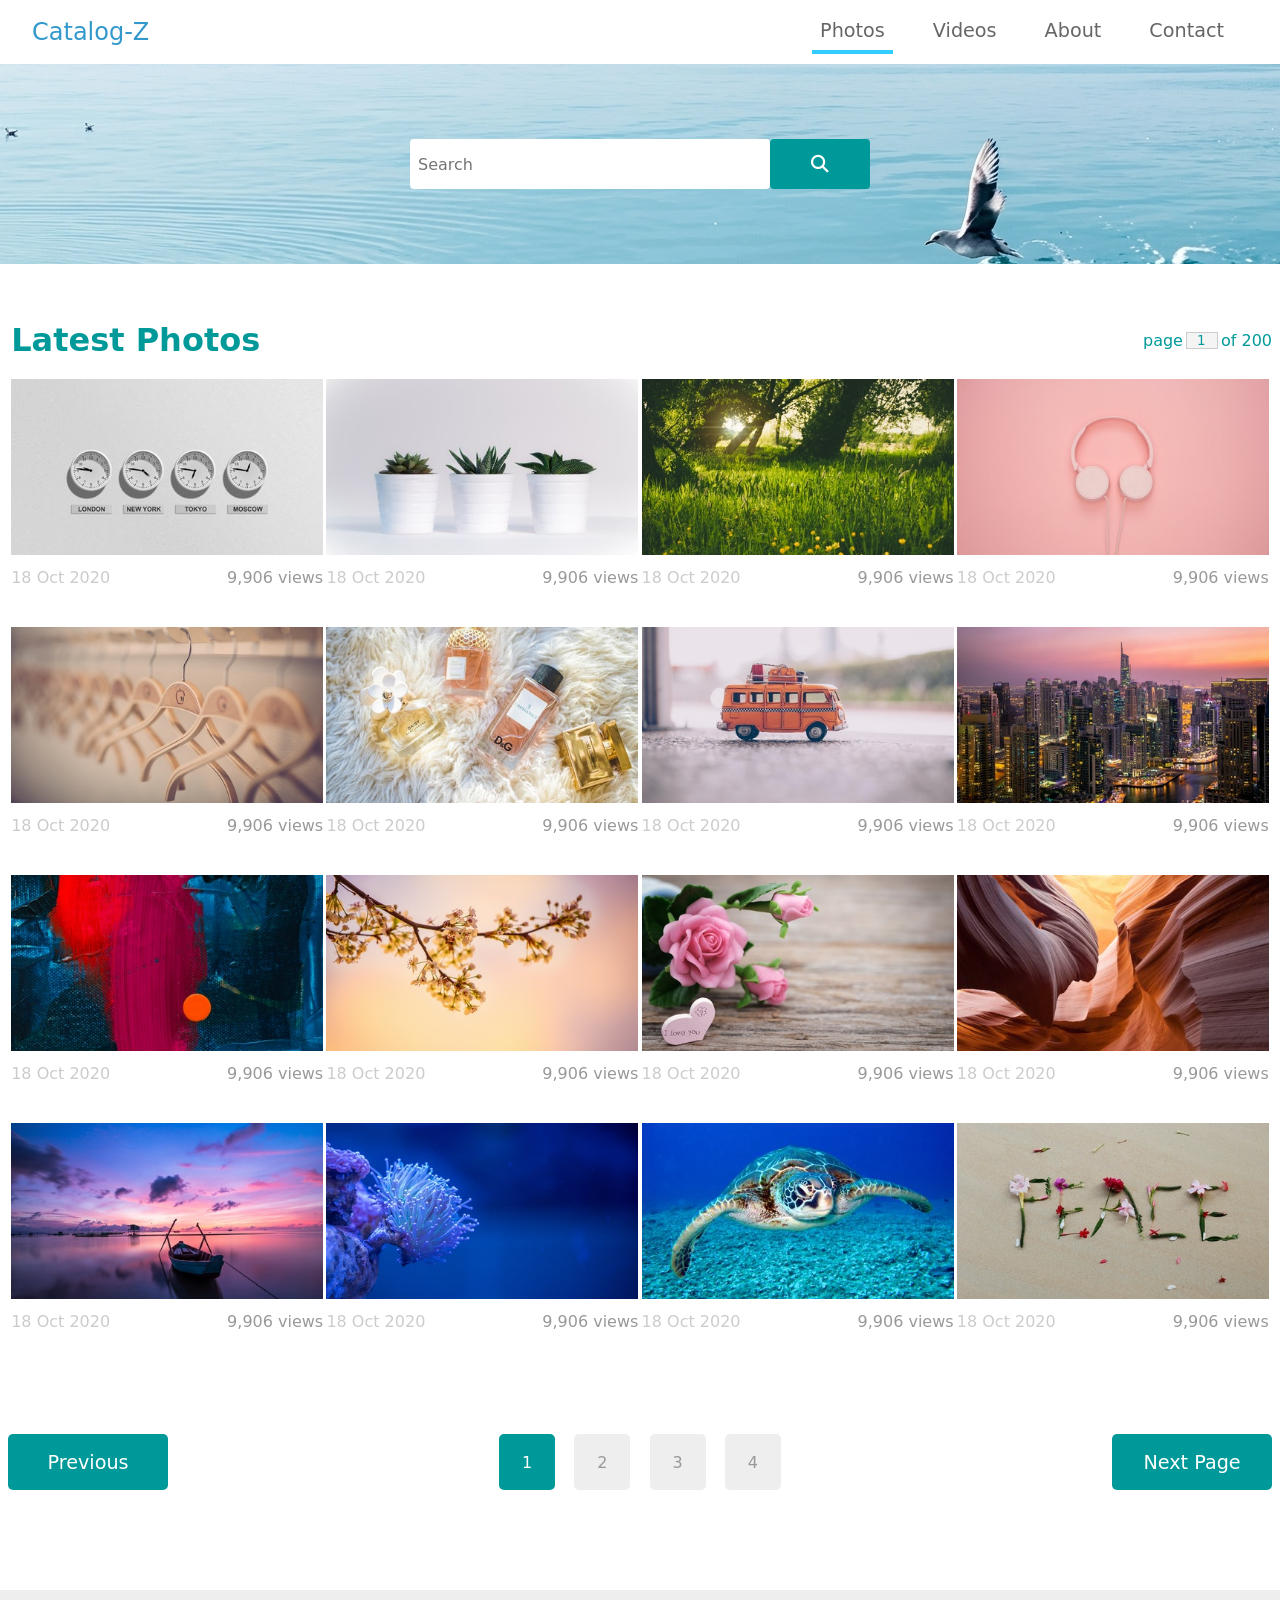
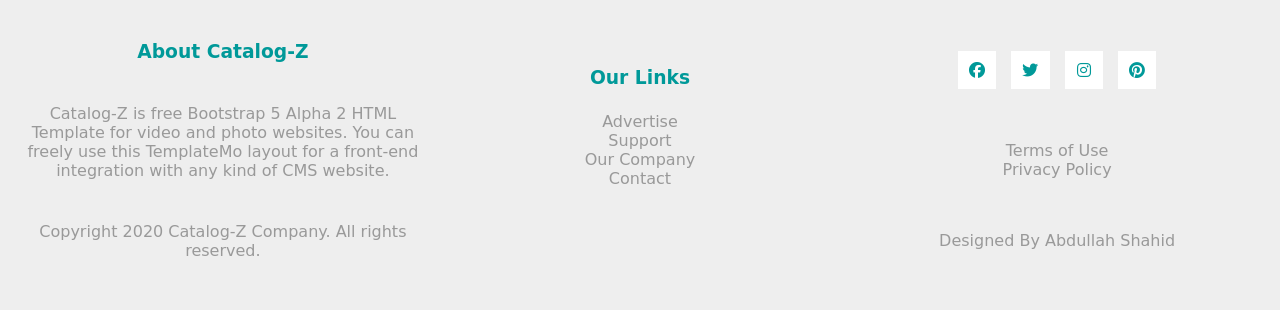
<file: index.html>
<!DOCTYPE html>
<html lang="en">
<head>
    <meta charset="UTF-8">
    <meta name="viewport" content="width=device-width, initial-scale=1.0">
    <title>Catalog-Z</title>
    <link rel="stylesheet" href="./styles.css">
    <link rel="stylesheet" href="https://cdnjs.cloudflare.com/ajax/libs/font-awesome/6.5.0/css/all.min.css">
</head>
<body>
    <nav>
        <div class="logo">Catalog-Z</div>
        <i class="fa-solid fa-bars mob_toggle"></i>
        <div class="links">
            <a class="active" href="./index.html">Photos</a>            
            <a class="unactive" href="./video.html">Videos</a>
            <a class="unactive" href="./about.html">About</a>
            <a class="unactive" href="#">Contact</a>
        </div>
    </nav>

    <div class="search">
        <div class="toogle_nav">
            <div class="mob_links">
            <a class="active" href="./index.html">Photos</a>            
            <a class="unactive" href="./video.html">Videos</a>
            <a class="unactive" href="./about.html">About</a>
            <a class="unactive" href="#">Contact</a>
            </div>
        </div>
        <input placeholder="Search" type="text">
        <button class="search_btn"><i class="fa-solid fa-magnifying-glass"></i></button>
    </div>

    <section class="photos">
        <div class="photos_txt">
            <p class="left_txt">Latest Photos</p>
            <div class="smol_in">
                <p>page</p>
                <input type="text" value="1">
                    <p>of 200</p>
            </div>
        </div>

        <div class="photos_div">
            <div class="photo_container">
                <div class="pic">
                    <img class="s_img" src="assets/clock.jpg">
                    <a href="photo.html"><div class="hero">CLOCKS</div></a>
                </div>
                <div class="desc">
                    <p style="color: rgb(204, 204, 204);">18 Oct 2020</p>
                    <p style="color: #999999;">9,906 views</p>
                </div>
            </div>
            
            <div class="photo_container">
                <div class="pic">
                    <img class="s_img" src="assets/plants.jpg">
                    <a href="photo.html"><div class="hero">PLANTS</div></a>
                </div>
                <div class="desc">
                    <p style="color: rgb(204, 204, 204);">18 Oct 2020</p>
                    <p style="color: #999999;">9,906 views</p>
                </div>
            </div>

            <div class="photo_container">
                <div class="pic">
                    <img class="s_img" src="assets/morning.jpg">
                    <a href="photo.html"><div class="hero">MORNING</div></a>
                </div>
                <div class="desc">
                    <p style="color: rgb(204, 204, 204);">18 Oct 2020</p>
                    <p style="color: #999999;">9,906 views</p>
                </div>
            </div>

            <div class="photo_container">
                <div class="pic">
                    <img class="s_img" src="assets/pinky.jpg">
                    <a href="photo.html"><div class="hero">PINKY</div></a>
                </div>
                <div class="desc">
                    <p style="color: rgb(204, 204, 204);">18 Oct 2020</p>
                    <p style="color: #999999;">9,906 views</p>
                </div>
            </div>

            <div class="photo_container">
                <div class="pic">
                    <img class="s_img" src="assets/hangers.jpg">
                    <a href="photo.html"><div class="hero">HANGERS</div></a>
                </div>
                <div class="desc">
                    <p style="color: rgb(204, 204, 204);">18 Oct 2020</p>
                    <p style="color: #999999;">9,906 views</p>
                </div>
            </div>

            <div class="photo_container">
                <div class="pic">
                    <img class="s_img" src="assets/perfumes.jpg">
                    <a href="photo.html"><div class="hero">PERFUMES</div></a>
                </div>
                <div class="desc">
                    <p style="color: rgb(204, 204, 204);">18 Oct 2020</p>
                    <p style="color: #999999;">9,906 views</p>
                </div>
            </div>

            <div class="photo_container">
                <div class="pic">
                    <img class="s_img" src="assets/bus.jpg">
                    <a href="photo.html"><div class="hero">BUS</div></a>
                </div>
                <div class="desc">
                    <p style="color: rgb(204, 204, 204);">18 Oct 2020</p>
                    <p style="color: #999999;">9,906 views</p>
                </div>
            </div>

            <div class="photo_container">
                <div class="pic">
                    <img class="s_img" src="assets/new_york.jpg">
                    <a href="photo.html"><div class="hero">NEW YORK</div></a>
                </div>
                <div class="desc">
                    <p style="color: rgb(204, 204, 204);">18 Oct 2020</p>
                    <p style="color: #999999;">9,906 views</p>
                </div>
            </div>

            <div class="photo_container">
                <div class="pic">
                    <img class="s_img" src="assets/abstracts.jpg">
                    <a href="photo.html"><div class="hero">ABSTRACTS</div></a>
                </div>
                <div class="desc">
                    <p style="color: rgb(204, 204, 204);">18 Oct 2020</p>
                    <p style="color: #999999;">9,906 views</p>
                </div>
            </div>

            <div class="photo_container">
                <div class="pic">
                    <img class="s_img" src="assets/flowers.jpg">
                    <a href="photo.html"><div class="hero">FLOWERS</div></a>
                </div>
                <div class="desc">
                    <p style="color: rgb(204, 204, 204);">18 Oct 2020</p>
                    <p style="color: #999999;">9,906 views</p>
                </div>
            </div>

            <div class="photo_container">
                <div class="pic">
                    <img class="s_img" src="assets/rosy.jpg">
                    <a href="photo.html"><div class="hero">ROSY</div></a>
                </div>
                <div class="desc">
                    <p style="color: rgb(204, 204, 204);">18 Oct 2020</p>
                    <p style="color: #999999;">9,906 views</p>
                </div>
            </div>

            <div class="photo_container">
                <div class="pic">
                    <img class="s_img" src="assets/rocki.jpg">
                    <a href="photo.html"><div class="hero">ROCKI</div></a>
                </div>
                <div class="desc">
                    <p style="color: rgb(204, 204, 204);">18 Oct 2020</p>
                    <p style="color: #999999;">9,906 views</p>
                </div>
            </div>

            <div class="photo_container">
                <div class="pic">
                    <img class="s_img" src="assets/purple.jpg">
                    <a href="photo.html"><div class="hero">PURPLE</div></a>
                </div>
                <div class="desc">
                    <p style="color: rgb(204, 204, 204);">18 Oct 2020</p>
                    <p style="color: #999999;">9,906 views</p>
                </div>
            </div>

            <div class="photo_container">
                <div class="pic">
                    <img class="s_img" src="assets/sea.jpg">
                    <a href="photo.html"><div class="hero">SEA</div></a>
                </div>
                <div class="desc">
                    <p style="color: rgb(204, 204, 204);">18 Oct 2020</p>
                    <p style="color: #999999;">9,906 views</p>
                </div>
            </div>

            <div class="photo_container">
                <div class="pic">
                    <img class="s_img" src="assets/turtle.jpg">
                    <a href="photo.html"><div class="hero">TURTLE</div></a>
                </div>
                <div class="desc">
                    <p style="color: rgb(204, 204, 204);">18 Oct 2020</p>
                    <p style="color: #999999;">9,906 views</p>
                </div>
            </div>

            <div class="photo_container">
                <div class="pic">
                    <img class="s_img" src="assets/peace.jpg">
                    <a href="photo.html"><div class="hero">PEACE</div></a>
                </div>
                <div class="desc">
                    <p style="color: rgb(204, 204, 204);">18 Oct 2020</p>
                    <p style="color: #999999;">9,906 views</p>
                </div>
            </div>

        </div>

    </section>

    <div class="pg_ctrl">
        <button id="prev_btn" class="primary_btn">Previous</button>
        <div class="pages">
            <div style="background-color: #009999; color: white;">1</div>
            <div>2</div>
            <div>3</div>
            <div>4</div>
        </div>
        <button id="nxt_btn" class="primary_btn">Next Page</button>
    </div>

    <footer>
        <div class="footer_divs">
            <h3>About Catalog-Z</h3>
            <p>Catalog-Z is free Bootstrap 5 Alpha 2 HTML Template for video and photo websites. You can freely use this TemplateMo layout for a front-end integration with any kind of CMS website.</p>
            <p>Copyright 2020 Catalog-Z Company. All rights reserved.</p>
        </div>
        <div class="footer_divs">
            <h3>Our Links</h3>
            <span>
                <p>Advertise</p>
                <p>Support</p>
                <p>Our Company</p>
                <p>Contact</p>
            </span>
        </div>
        <div class=" last_footer footer_divs">
            <div class="socials">
                <div><i class="fa-brands fa-facebook"></i></div>
                <div><i class="fa-brands fa-twitter"></i></div>
                <div><i class="fa-brands fa-instagram"></i></div>
                <div><i class="fa-brands fa-pinterest"></i></div>
            </div>
            
            <div>
                <p>Terms of Use</p>
                <p>Privacy Policy</p>
            </div>
            <p>Designed By Abdullah Shahid</p>
        </div>
    </footer>    

    <script src="./script.js"></script>
</body>
</html>
</file>
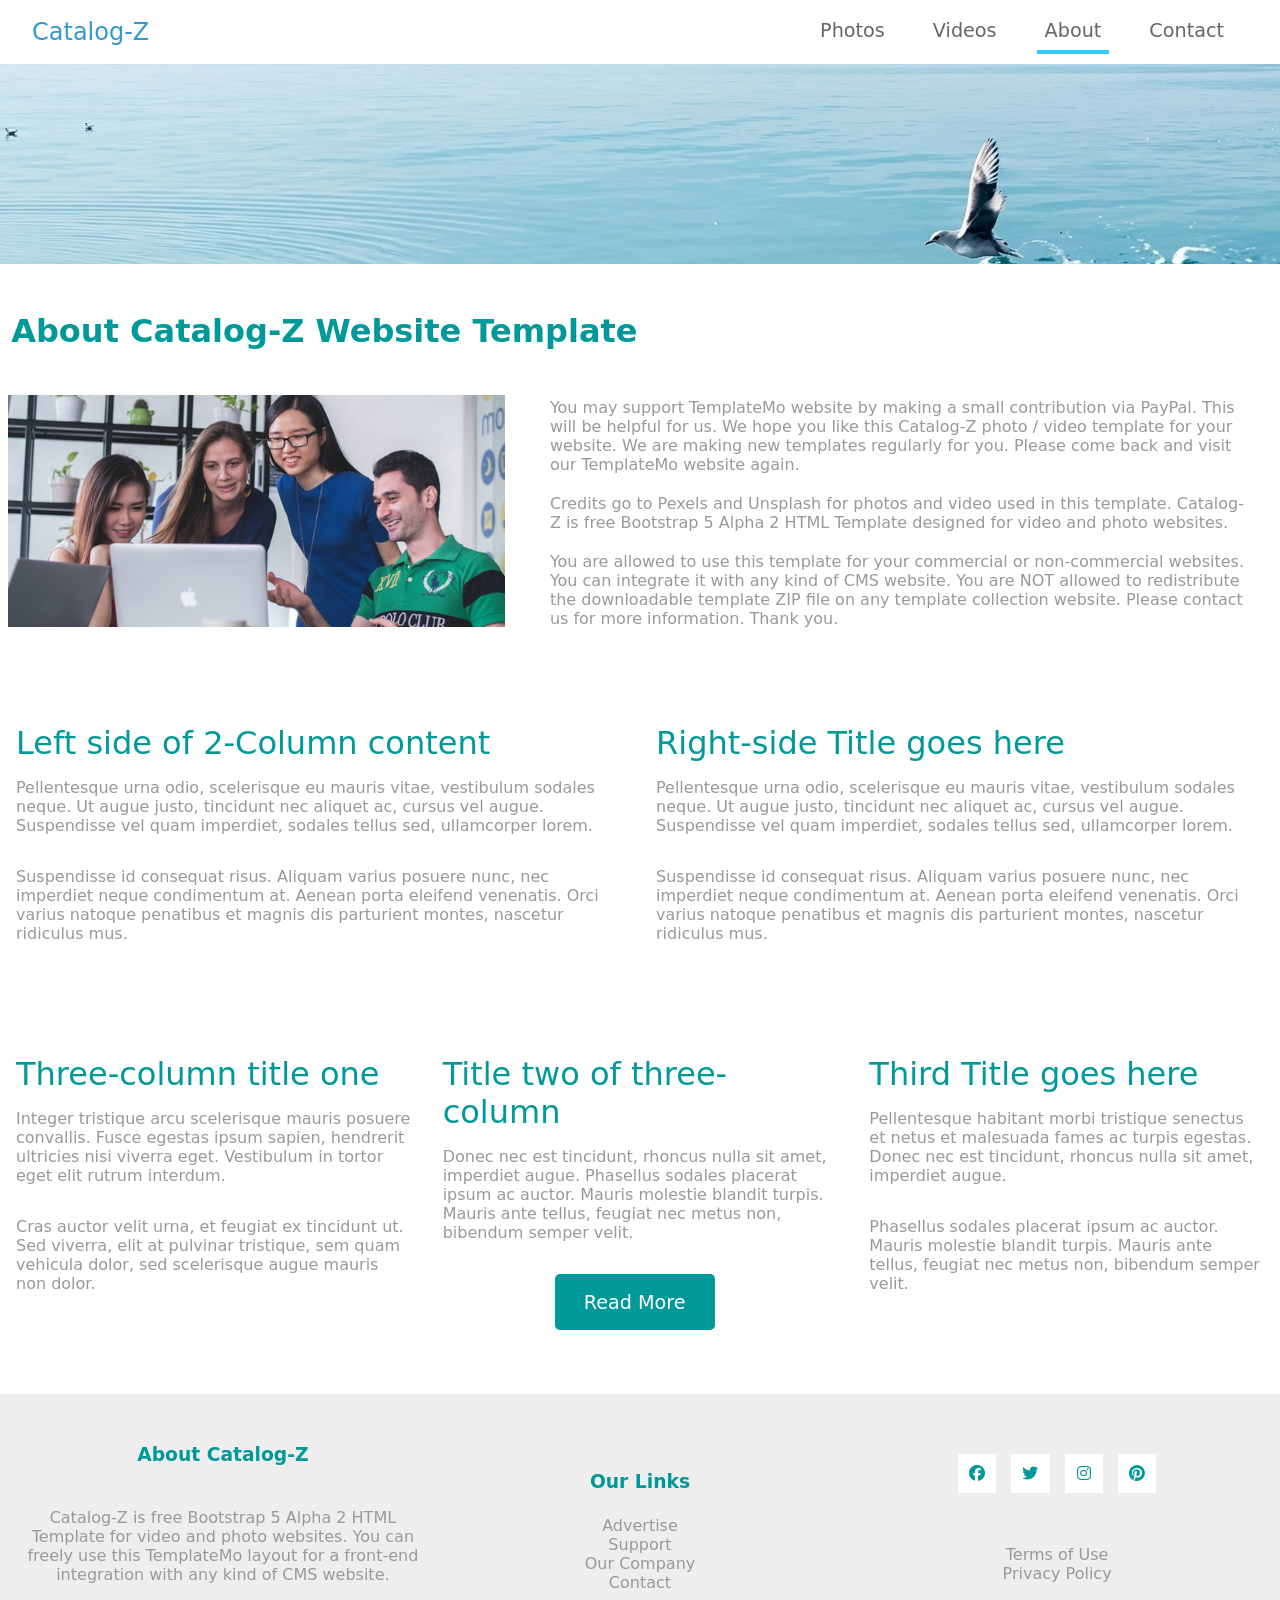
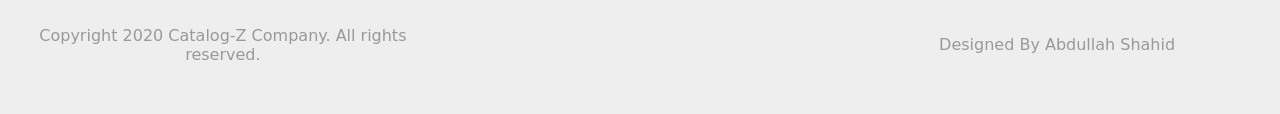
<file: about.html>
<!DOCTYPE html>
<html lang="en">
<head>
    <meta charset="UTF-8">
    <meta name="viewport" content="width=device-width, initial-scale=1.0">
    <title>Catalog-Z</title>
    <link rel="stylesheet" href="./styles.css">
    <link rel="stylesheet" href="https://cdnjs.cloudflare.com/ajax/libs/font-awesome/6.5.0/css/all.min.css">
    <link rel="stylesheet" href="./about.css">
</head>
<body>
    <nav>
        <div class="logo">Catalog-Z</div>
        <i class="fa-solid fa-bars mob_toggle" onclick="console.log('hi')";></i>
        <div class="links">
            <a class="unctive" href="./index.html">Photos</a>            
            <a class="unactive" href="./video.html">Videos</a>
            <a class="active" href="./about.html">About</a>
            <a class="unactive" href="#">Contact</a>
        </div>
    </nav>

    <div class="search">
        <div class="toogle_nav">
            <div class="mob_links">
            <a class="unactive" href="./index.html">Photos</a>            
            <a class="unactive" href="./video.html">Videos</a>
            <a class="active" href="./about.html">About</a>
            <a class="unactive" href="#">Contact</a>
            </div>
        </div>
    </div>

    <section class="show_photo">
        <p class="left_txt">About Catalog-Z Website Template</p>
        <div class="main_show">
            <div class="show_pic"><img src="./assets/about.jpg"></div>
            <div class="show_licence">
                <p>You may support TemplateMo website by making a small contribution via PayPal. This will be helpful for us. We hope you like this Catalog-Z photo / video template for your website. We are making new templates regularly for you. Please come back and visit our TemplateMo website again.</p>                
                <p>Credits go to Pexels and Unsplash for photos and video used in this template. Catalog-Z is free Bootstrap 5 Alpha 2 HTML Template designed for video and photo websites.</p>
                <p>You are allowed to use this template for your commercial or non-commercial websites. You can integrate it with any kind of CMS website. You are NOT allowed to redistribute the downloadable template ZIP file on any template collection website. Please contact us for more information. Thank you.</p>
            </div>
        </div>
    </section>

    <section class="sides">
        <div class="inner_side">
            <h3>Left side of 2-Column content</h3>
            <div>
                <p>Pellentesque urna odio, scelerisque eu mauris vitae, vestibulum sodales neque. Ut augue justo, tincidunt nec aliquet ac, cursus vel augue. Suspendisse vel quam imperdiet, sodales tellus sed, ullamcorper lorem.</p>
                <p>Suspendisse id consequat risus. Aliquam varius posuere nunc, nec imperdiet neque condimentum at. Aenean porta eleifend venenatis. Orci varius natoque penatibus et magnis dis parturient montes, nascetur ridiculus mus.</p>
            </div>
        </div>
        <div class="inner_side">
            <h3>Right-side Title goes here</h3>
            <div>
                <p>Pellentesque urna odio, scelerisque eu mauris vitae, vestibulum sodales neque. Ut augue justo, tincidunt nec aliquet ac, cursus vel augue. Suspendisse vel quam imperdiet, sodales tellus sed, ullamcorper lorem.</p>
                <p>Suspendisse id consequat risus. Aliquam varius posuere nunc, nec imperdiet neque condimentum at. Aenean porta eleifend venenatis. Orci varius natoque penatibus et magnis dis parturient montes, nascetur ridiculus mus.</p>
            </div>
        </div>
    </section>

    <section class="sides">
        <div class="inner_side">
            <h3>Three-column title one</h3>
            <div>
                <p>Integer tristique arcu scelerisque mauris posuere convallis. Fusce egestas ipsum sapien, hendrerit ultricies nisi viverra eget. Vestibulum in tortor eget elit rutrum interdum.</p>
                <p>Cras auctor velit urna, et feugiat ex tincidunt ut. Sed viverra, elit at pulvinar tristique, sem quam vehicula dolor, sed scelerisque augue mauris non dolor.</p>                
            </div>
        </div>
        <div class="inner_side">
            <h3>Title two of three-column</h3>
            <div>
                <p>Donec nec est tincidunt, rhoncus nulla sit amet, imperdiet augue. Phasellus sodales placerat ipsum ac auctor. Mauris molestie blandit turpis. Mauris ante tellus, feugiat nec metus non, bibendum semper velit.</p>
                <button style="margin-left: 7rem;" class="primary_btn">Read More</button>
            </div>
        </div>
        <div class="inner_side">
            <h3>Third Title goes here</h3>
            <div>
                <p>Pellentesque habitant morbi tristique senectus et netus et malesuada fames ac turpis egestas. Donec nec est tincidunt, rhoncus nulla sit amet, imperdiet augue.</p>
                <p>Phasellus sodales placerat ipsum ac auctor. Mauris molestie blandit turpis. Mauris ante tellus, feugiat nec metus non, bibendum semper velit.</p>                
            </div>
        </div>
    </section>

    <footer>
        <div class="footer_divs">
            <h3>About Catalog-Z</h3>
            <p>Catalog-Z is free Bootstrap 5 Alpha 2 HTML Template for video and photo websites. You can freely use this TemplateMo layout for a front-end integration with any kind of CMS website.</p>
            <p>Copyright 2020 Catalog-Z Company. All rights reserved.</p>
        </div>
        <div class="footer_divs">
            <h3>Our Links</h3>
            <span>
                <p>Advertise</p>
                <p>Support</p>
                <p>Our Company</p>
                <p>Contact</p>
            </span>
        </div>
        <div class=" last_footer footer_divs">
            <div class="socials">
                <div><i class="fa-brands fa-facebook"></i></div>
                <div><i class="fa-brands fa-twitter"></i></div>
                <div><i class="fa-brands fa-instagram"></i></div>
                <div><i class="fa-brands fa-pinterest"></i></div>
            </div>
            
            <div>
                <p>Terms of Use</p>
                <p>Privacy Policy</p>
            </div>
            <p>Designed By Abdullah Shahid</p>
        </div>
    </footer>

    <script src="./script.js"></script>
</body>
</html>
</file>
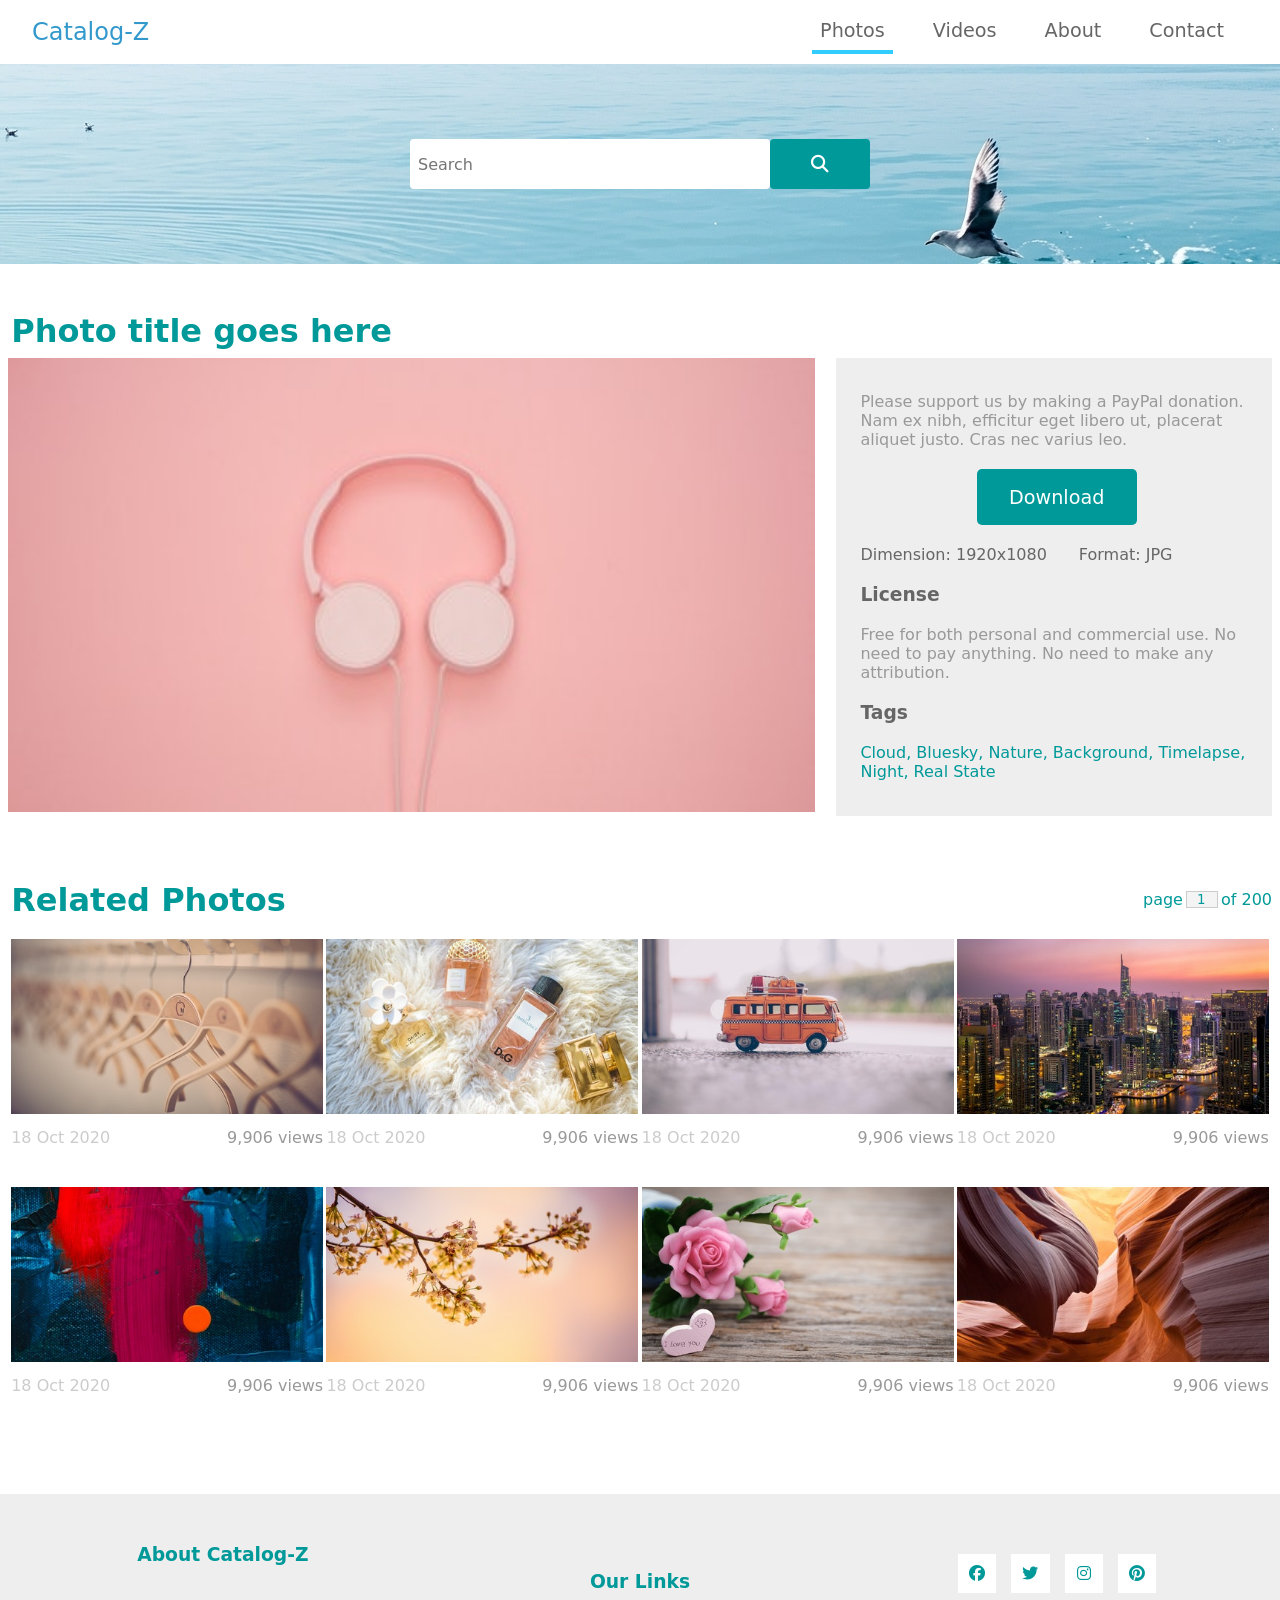
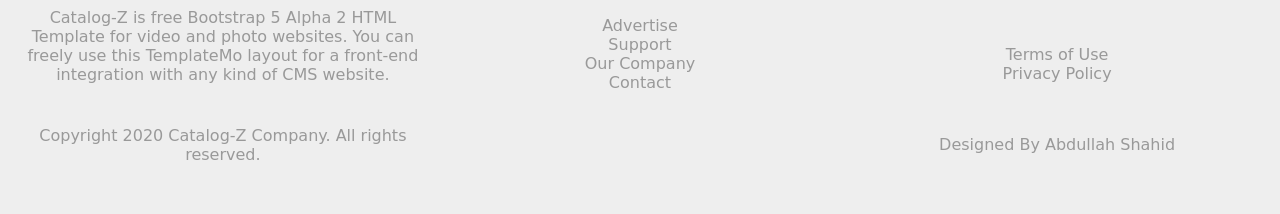
<file: photo.html>
<!DOCTYPE html>
<html lang="en">
<head>
    <meta charset="UTF-8">
    <meta name="viewport" content="width=device-width, initial-scale=1.0">
    <title>Catalog-Z</title>
    <link rel="stylesheet" href="./styles.css">
    <link rel="stylesheet" href="https://cdnjs.cloudflare.com/ajax/libs/font-awesome/6.5.0/css/all.min.css">
</head>
<body>
    <nav>
        <div class="logo">Catalog-Z</div>
        <i class="fa-solid fa-bars mob_toggle"></i>
        <div class="links">
            <a class="active" href="./index.html">Photos</a>            
            <a class="unactive" href="./video.html">Videos</a>
            <a class="unactive" href="./about.html">About</a>
            <a class="unactive" href="#">Contact</a>
        </div>
    </nav>

    <div class="search">
        <div class="toogle_nav">
            <div class="mob_links">
            <a class="active" href="./index.html">Photos</a>            
            <a class="unactive" href="./video.html">Videos</a>
            <a class="unactive" href="./about.html">About</a>
            <a class="unactive" href="#">Contact</a>
            </div>
        </div>
        <input placeholder="Search" type="text">
        <button class="search_btn"><i class="fa-solid fa-magnifying-glass"></i></button>
    </div>

    <section class="show_photo">
        <p class="left_txt">Photo title goes here</p>
        <div class="main_show">
            <div class="show_pic"><img src="./assets/pinky.jpg"></div>
            <div class="show_licence">
                <p>Please support us by making a PayPal donation. Nam ex nibh, efficitur eget libero ut, placerat aliquet justo. Cras nec varius leo.</p>
                <button class="primary_btn">Download</button>
                <div class="dim">
                    <p style="color: #666666;">Dimension: 1920x1080</p>
                    <p style="color: #666666;">Format: JPG</p>
                </div>

                <h3>License</h3>
                <p>Free for both personal and commercial use. No need to pay anything. No need to make any attribution.</p>

                <h3>Tags</h3>
                <div class="tags">
                    <p style="color: #009999;">Cloud, Bluesky, Nature, Background, Timelapse, Night, Real State</p>
                </div>
                
            </div>
        </div>
    </section>

    <section class="photos">
        <div class="photos_txt">
            <p class="left_txt">Related Photos</p>
            <div class="smol_in">
                <p>page</p>
                <input type="text" value="1">
                    <p>of 200</p>
            </div>
        </div>

        <div class="photos_div">            

            <div class="photo_container">
                <div class="pic">
                    <img class="s_img" src="assets/hangers.jpg">
                    <a href="#"><div class="hero">HANGERS</div></a>
                </div>
                <div class="desc">
                    <p style="color: rgb(204, 204, 204);">18 Oct 2020</p>
                    <p style="color: #999999;">9,906 views</p>
                </div>
            </div>

            <div class="photo_container">
                <div class="pic">
                    <img class="s_img" src="assets/perfumes.jpg">
                    <a href="#"><div class="hero">PERFUMES</div></a>
                </div>
                <div class="desc">
                    <p style="color: rgb(204, 204, 204);">18 Oct 2020</p>
                    <p style="color: #999999;">9,906 views</p>
                </div>
            </div>

            <div class="photo_container">
                <div class="pic">
                    <img class="s_img" src="assets/bus.jpg">
                    <a href="#"><div class="hero">BUS</div></a>
                </div>
                <div class="desc">
                    <p style="color: rgb(204, 204, 204);">18 Oct 2020</p>
                    <p style="color: #999999;">9,906 views</p>
                </div>
            </div>

            <div class="photo_container">
                <div class="pic">
                    <img class="s_img" src="assets/new_york.jpg">
                    <a href="#"><div class="hero">NEW YORK</div></a>
                </div>
                <div class="desc">
                    <p style="color: rgb(204, 204, 204);">18 Oct 2020</p>
                    <p style="color: #999999;">9,906 views</p>
                </div>
            </div>

            <div class="photo_container">
                <div class="pic">
                    <img class="s_img" src="assets/abstracts.jpg">
                    <a href="#"><div class="hero">ABSTRACTS</div></a>
                </div>
                <div class="desc">
                    <p style="color: rgb(204, 204, 204);">18 Oct 2020</p>
                    <p style="color: #999999;">9,906 views</p>
                </div>
            </div>

            <div class="photo_container">
                <div class="pic">
                    <img class="s_img" src="assets/flowers.jpg">
                    <a href="#"><div class="hero">FLOWERS</div></a>
                </div>
                <div class="desc">
                    <p style="color: rgb(204, 204, 204);">18 Oct 2020</p>
                    <p style="color: #999999;">9,906 views</p>
                </div>
            </div>

            <div class="photo_container">
                <div class="pic">
                    <img class="s_img" src="assets/rosy.jpg">
                    <a href="#"><div class="hero">ROSY</div></a>
                </div>
                <div class="desc">
                    <p style="color: rgb(204, 204, 204);">18 Oct 2020</p>
                    <p style="color: #999999;">9,906 views</p>
                </div>
            </div>

            <div class="photo_container">
                <div class="pic">
                    <img class="s_img" src="assets/rocki.jpg">
                    <a href="#"><div class="hero">ROCKI</div></a>
                </div>
                <div class="desc">
                    <p style="color: rgb(204, 204, 204);">18 Oct 2020</p>
                    <p style="color: #999999;">9,906 views</p>
                </div>
            </div>

        </div>

    </section>

    <footer>
        <div class="footer_divs">
            <h3>About Catalog-Z</h3>
            <p>Catalog-Z is free Bootstrap 5 Alpha 2 HTML Template for video and photo websites. You can freely use this TemplateMo layout for a front-end integration with any kind of CMS website.</p>
            <p>Copyright 2020 Catalog-Z Company. All rights reserved.</p>
        </div>
        <div class="footer_divs">
            <h3>Our Links</h3>
            <span>
                <p>Advertise</p>
                <p>Support</p>
                <p>Our Company</p>
                <p>Contact</p>
            </span>
        </div>
        <div class=" last_footer footer_divs">
            <div class="socials">
                <div><i class="fa-brands fa-facebook"></i></div>
                <div><i class="fa-brands fa-twitter"></i></div>
                <div><i class="fa-brands fa-instagram"></i></div>
                <div><i class="fa-brands fa-pinterest"></i></div>
            </div>
            
            <div>
                <p>Terms of Use</p>
                <p>Privacy Policy</p>
            </div>
            <p>Designed By Abdullah Shahid</p>
        </div>
    </footer>

    <script src="./script.js"></script>
</body>
</html>
</file>
<file: styles.css>
*{
    margin: 0;
    padding: 0;
    box-sizing: border-box;
    font-family: system-ui, -apple-system, "Segoe UI", Roboto, sans-serif;
}

nav{
    /* border: solid black; */
    display: flex;
    justify-content: space-between;
    align-items: center;
    height: 4rem;
}

.links {
    display: flex;
    gap: 2rem;
    margin-right: 3rem;
    /* border: solid black; */
    /* padding-top: 0.5rem; */
}

.fa-bars{
    display: none !important;
}



.links a {
    text-decoration: none;
    color: #666666;
    font-size: 1.2rem;
    padding: 0.5rem;
}

.unactive{
    border-bottom: 4px solid transparent;
    transition: all 0.2s ease;
}

.unactive:hover {
    color: #3399CC;
    border-bottom: 4px solid #dc3545;
}

.logo {
    color: #3399CC;
    margin-left: 2rem;
    font-size: 1.5rem;
}

.active {
    border-bottom: 4px solid #33CCFF;
    /* padding-bottom: 0.5rem; */
    /* width: 6rem; */
}

.search {
    height: 200px;
    /* border: solid black; */
    background-image: url(assets/Gemini_Generated_Image_mpoodhmpoodhmpoo.png);
    background-position: calc(50%) top;
    background-attachment: fixed;
    display: flex;
    justify-content: center;
    align-items: center;
}

.search input{
    width: 360px;
    height: 50px;
    padding: 0.5rem;
    font-size: 1rem;
    border-radius: 4px;
    border: none;
}

.search_btn {
    width: 100px;
    height: 50px;
    background-color: #009999;
    border: none;
    transition: all 0.2s ease;
    border-radius: 4px;
}

.search_btn:hover{
    cursor: pointer;
    background-color: #dc3545;
}

.fa-magnifying-glass{
    color: white;
    font-size: 1.1rem;
}

.photos {
    height: auto;
    /* border: solid black; */
    margin-top: 3rem;
}

.photos_txt {
    /* border: solid black; */
    display: flex;
    justify-content: space-between;
    align-items: center;
    height: 3.5rem;
}

.left_txt{
    color: rgb(0, 153, 153);
    font-size: 2rem;
    font-weight: 600;
    margin-left: 0.7rem;
}

.smol_in{
    display: flex;
    justify-content: center;
    align-items: center;
    gap: 3px;
    /* border: solid black; */
    color: #009999;
    margin-right: 0.5rem;
}

.smol_in input {
    width: 2rem;
    padding-left: 10px;
    color: #009999;
    border:  1px solid #CCCCCC;
    background-color: #f4f4f4;
}

.photos_div{
    /* border: solid black; */
    height: auto;
    display: flex;
    justify-content: space-between;
    align-items: center;
    flex-wrap: wrap;
    padding: 0.7rem;
    /* gap: 10px; */
}

.photo_container {
    width: 19.5rem;
    height: 14rem;
    /* background-color: #f4f4f4; */
    /* border: 1px solid black; */
    margin-bottom: 1.5rem;
}

.photo_container img {
    width: 100%;
}

.pic {
    /* border: solid black; */
    position: relative;
    height: 77%;
}

.hero{
    position: absolute;
    top: 0;
    left: 0;
    transform: scale(1.3);
    display: flex;
    justify-content: center;
    align-items: center;
    /* border: solid black; */
    width: 80%;
    height: 70%;
    margin-top: 9%;
    margin-left: 10%;
    border: 2px solid white;
    color: white;
    font-size: 1.5rem;
    font-weight: 300;
    background: rgba(0, 0, 0, 0.3);
    opacity: 0;
    transition: all 0.3s ease;
}

.s_img{
    transition: all 0.3s ease;    
}

.pic:hover .s_img{
    filter: brightness(58%);
}

.pic:hover{
    cursor: pointer;
}

.pic:hover  .hero {
    opacity: 1;
    transform: scale(1);
}

.desc{
    /* border: solid blue; */
    height: 23%;
    display: flex;
    justify-content: space-between;
    align-items: center;
}

.pg_ctrl {
    /* border: solid black; */
    height: 10rem;
    display: flex;
    justify-content: space-between;
    align-items: center;
    padding: 0.5rem;
}

.primary_btn{
    width: 10rem;
    height: 3.5rem;
    background-color: #009999;
    color: white;
    border: none;
    font-size: 1.2rem;
    border-radius: 5px;
    transition: all 0.2s ease;
}

#prev_btn:hover{
    cursor: not-allowed;
}

.pages{
    height: 3.5rem;
    width: 20rem;
    /* border: solid black; */
    display: flex;
    justify-content: space-evenly;
    align-items: center;
}

.pages div{
    /* border: 1px solid black; */
    width: 3.5rem;
    height: 100%;
    display: flex;
    justify-content: center;
    align-items: center;
    border-radius: 5px;
    background-color: #EEEEEE;
    color: #999;
    border: none;
    transition: all 0.3s ease;
    
}

.pages div:hover {
    background-color: #009999;
    color: white;
    cursor: pointer;
}

#nxt_btn:hover{
    cursor: pointer;
    background-color: #666666;
}

footer{
    margin-top: 3rem;
    background-color: #EEEEEE;
    height: 20rem;
    display: flex;
    justify-content: center;
    align-items: center;
    padding: 0.5rem;
}

.footer_divs{
    width: 33%;
    height: 100%;
    /* border: solid black; */
    display: flex;
    flex-direction: column;
    justify-content: space-evenly;
    align-items: center;
}

footer span {
    display: flex;
    flex-direction: column;
    justify-content: center;
    align-items: center;
    transform: translateY(-45px);
}

footer h3{
    color: #009999;    
}

footer p {
    color: #999;
    text-align: center;
}

.socials{
    display: flex;
    gap: 15px;
    /* border: solid black; */
}

.socials div {
    height: 2.4rem;
    width: 2.4rem;
    background-color: white;
    color: #009999;
    display: flex;
    justify-content: center;
    align-items: center;
    transition: all 0.3s ease;
}

.socials div:hover {
    cursor: pointer;
    color: white;
    background-color: #009999;
}

.show_photo{
    margin-top: 3rem;
}

.main_show{
    /* border: solid black; */
    height: auto;
    display: flex;
    padding: 0.5rem;
    gap: 21px;
}

.show_pic{
    /* border: solid black; */
    height: 100%;
    width: 65%;
}

.show_pic img {
    width: 100%;
}

.show_licence{
    /* border: solid yellow; */
    height: auto;
    width: 35%;
    background-color: #EEEEEE;
    display: flex;
    flex-direction: column;
    justify-content: center;
    gap: 20px;
    padding: 1.5rem;
}

.show_licence p{
    color: #999;
}

.show_licence h3{
    color: #666;
}

.show_licence button{
    margin-left: 30%;
}

.show_licence button:hover{
    cursor: pointer;
    background-color: #666666;
} 

.dim{
    /* border: solid black; */
    display: flex;
    gap: 2rem;
}

/* video {
    position: absolute;
} */

.toogle_nav {
    /* border: solid black; */
    /* z-index: 2; */
    position: absolute;
    /* transform: translateX(5.2rem); */
    /* transform: translateY(-1px); */
    /* display: float; */
    /* float: right;
    margin-right: 0px; */
    /* height: 5rem; */
    /* width: 20rem; */
    width: 6.5rem;
    /* display: none; */
    opacity: 0;
    /* transform: translateY(-10px); */
    margin-top: 0px;
    transition: all 0.2s ease;
}

.mob_links{
    display: flex;
    flex-direction: column;
    align-items: center;
    gap: 0.5rem;
    background-color: white;
}

.mob_links a{
    text-decoration: none;
    color: #666666;
    font-size: 1.2rem;
    padding: 0.5rem;
}

.mob_links a:hover{
    cursor: default;
}

@media (width <= 800px){
    .links{
        display: none;
    }

    .fa-bars {
        display: block !important;
        margin-right: 2.5rem;
        font-size: 2rem;
        color: #666666;
    }

    .logo{
        font-size: 2rem;
    }

    .search{
        padding: 1rem;
    }

    .photo_container {
        width: 100%;
        height: 18rem;
        margin-bottom: 1rem;
    }

    .pg_ctrl{
        flex-direction: column;
        gap: 15px;
        height: 12rem;
    }

    footer {
        flex-direction: column;
        height: auto;
        gap: 3.5rem;
        padding-top: 2.5rem;
    }

    footer span {
        transform: translateY(-5px);
        align-items: start;
        margin-top: 5px;
    }

    .footer_divs{
        height: auto;
        gap: 10px;
        width: 100%;
        align-items: start;
    }

    footer p {
        text-align: start;
    }

    .last_footer{
        align-items: end;
        gap: 13px;
        padding-right: 1rem;
    }

    .main_show{
        flex-direction: column;
        gap: 0px;        
    }

    .show_pic{
        width: 100%;
    }

    .show_pic img {
        display: block;
    }

    .show_licence{
        width: 100%;
    }
}
</file>
<file: about.css>
.main_show{
    /* border: solid black; */
    align-items: center;
    margin-top: 1rem;
}

.show_pic{
    /* border: solid black; */
    width: 40%;
}

.show_licence{
    /* border: solid black; */
    width: 60%;
    background-color: white;
}

.sides{
    display: flex;
    margin-top: 3rem;
}

.inner_side{
    /* border: solid black; */
    width: 50%;
    /* height: 20rem; */
    padding: 1rem;
    display: flex;
    flex-direction: column;
    gap: 1rem;
}

.sides h3 {
    color: #009999;
    font-size: 2rem;
    font-weight: 500;
}

.sides p {
    color: #999;
    margin-bottom: 2rem;
}

.primary_btn:hover{    cursor: pointer;
    background-color: #666666;
}

@media (width <= 800px){
    .show_pic{
        width: 100%;
    }

    .show_licence{
        width: 100%;
    }

    .sides{
        flex-direction: column;        
    }

    .inner_side{
        width: 100%;
    }
}
</file>
